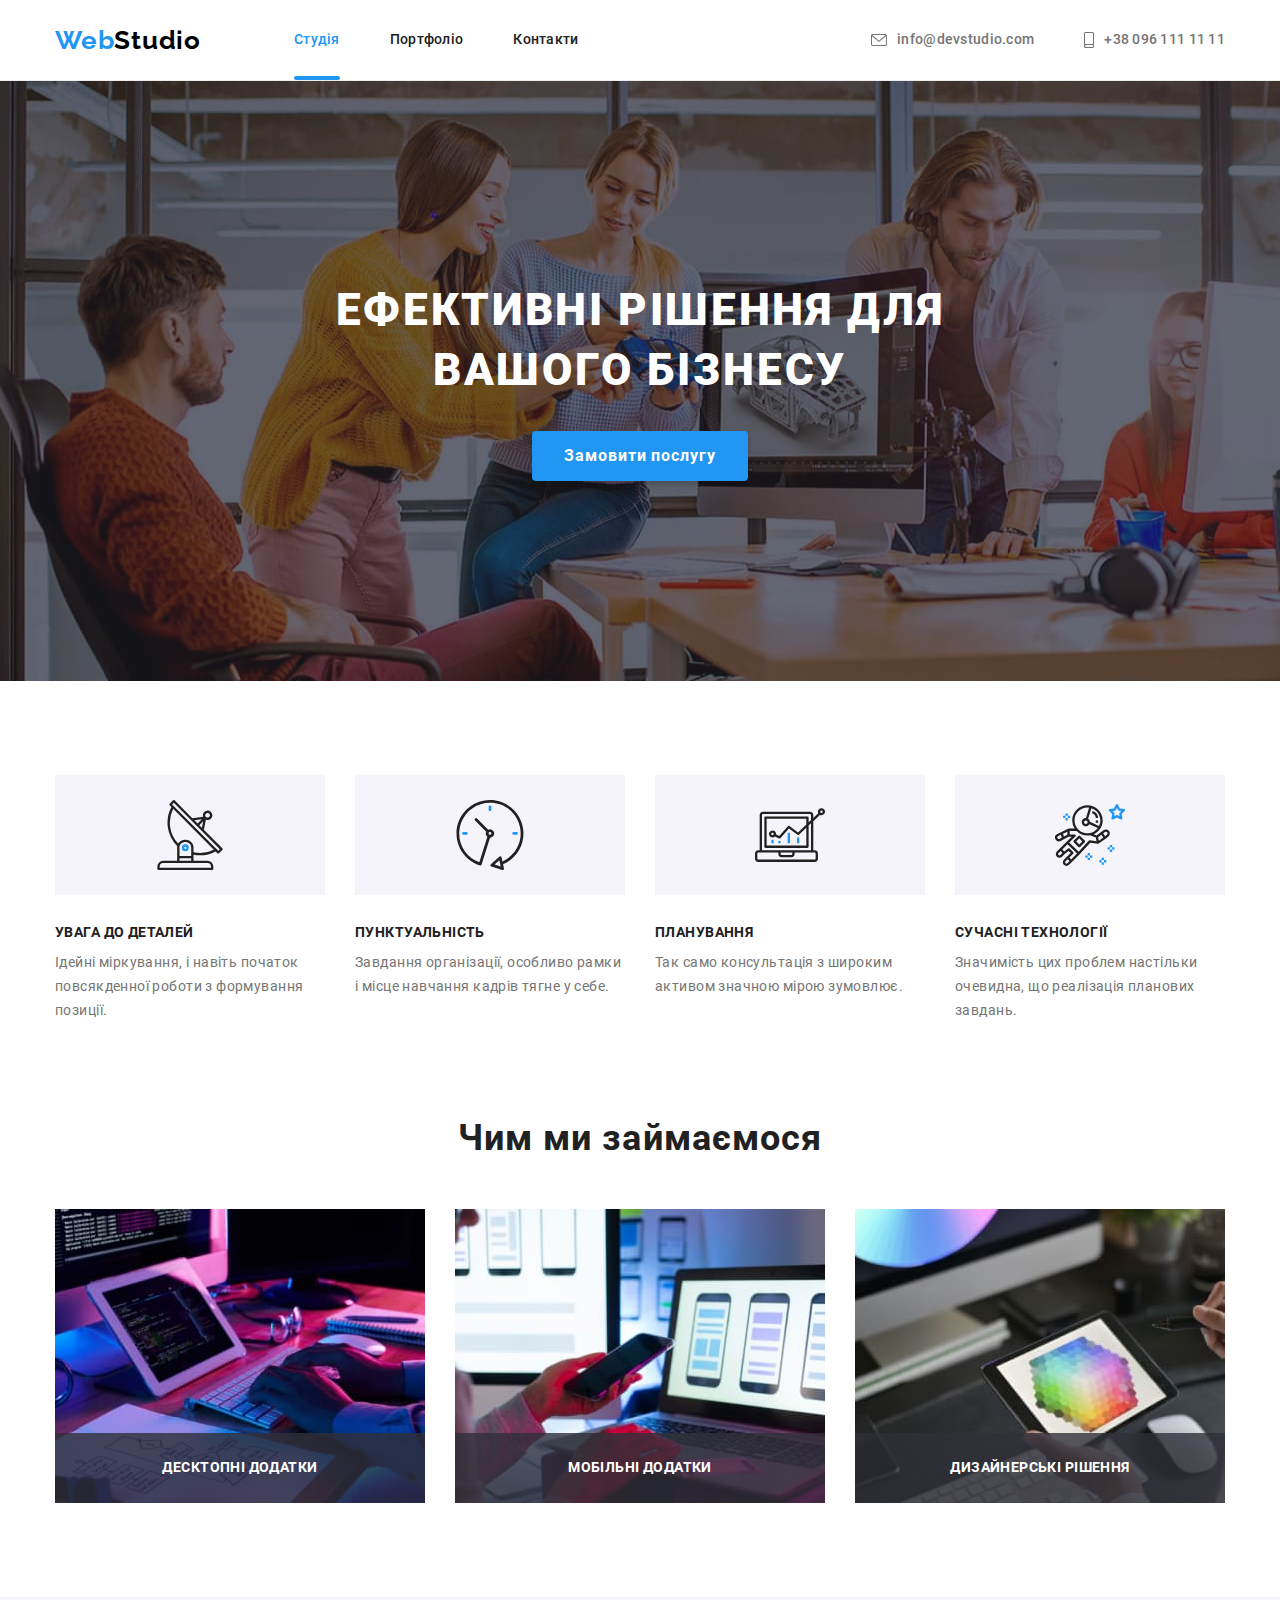
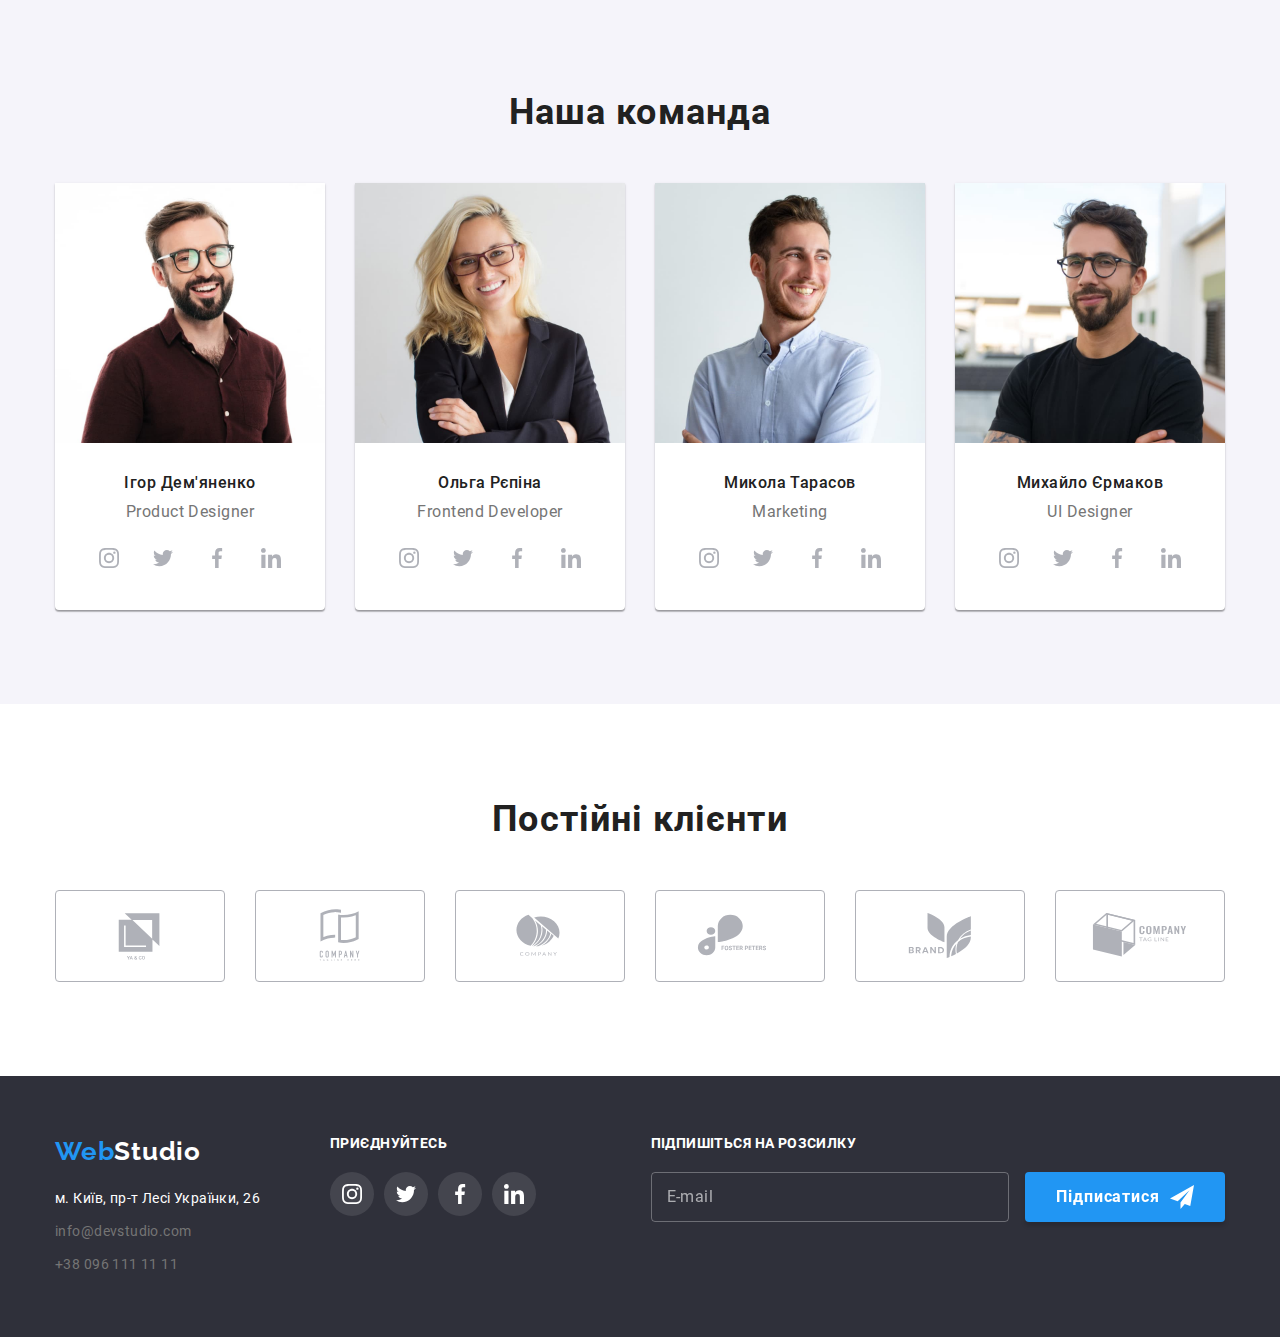
<file: index.html>
<!DOCTYPE html>
<html lang="uk">
  <head>
    <meta charset="UTF-8" />
    <meta http-equiv="X-UA-Compatible" content="IE=edge" />
    <meta name="viewport" content="width=device-width, initial-scale=1.0" />
    <title>Webstudio</title>
    <!-- <link rel="preconnect" href="https://fonts.googleapis.com" />
    <link rel="preconnect" href="https://fonts.gstatic.com" crossorigin />
    <link
      href="https://fonts.googleapis.com/css2?family=Raleway:wght@700&family=Roboto:wght@400;500;700;900&display=swap"
      rel="stylesheet"
    /> -->

    <link rel="stylesheet" href="./css/main.min.css" />
    <!-- <link rel="stylesheet" href="./css/styles.css" /> -->
  </head>
  <body>
    <!-- HEADER -->
    <header class="page-header">
      <div class="container page-header__container">
        <nav class="main-nav">
          <a href="./index.html" class="logo logo__page-header"
            >Web<span class="logo--black">Studio</span></a
          >
          <ul class="main-nav__list">
            <li class="main-nav__item">
              <a href="./index.html" class="main-nav__link main-nav__link--current">Студія</a>
            </li>
            <li class="main-nav__item">
              <a href="./portfolio.html" class="main-nav__link">Портфоліо</a>
            </li>
            <li class="main-nav__item">
              <a href="" class="main-nav__link">Контакти</a>
            </li>
          </ul>
        </nav>

        <ul class="contacts">
          <li class="contacts__item">
            <a href="mailto:info@devstudio.com" class="contacts__link">
              <svg width="16" height="12" class="contacts__icon">
                <use href="./images/icons.svg#icon-envelope"></use>
              </svg>
              info@devstudio.com</a
            >
          </li>
          <li class="contacts__item">
            <a href="tel:+380961111111" class="contacts__link">
              <svg width="10" height="16" class="contacts__icon">
                <use href="./images/icons.svg#icon-smartphone"></use>
              </svg>
              +38 096 111 11 11</a
            >
          </li>
        </ul>
      </div>
    </header>

    <main>
      <!-- HERO -->
      <section class="hero">
        <h1 class="hero__title">Ефективні рішення для вашого бізнесу</h1>
        <button type="button" class="btn hero__btn" data-modal-open>Замовити послугу</button>
      </section>

      <!-- VALUES -->
      <section class="section values">
        <div class="container">
          <h2 class="section__title visualy-hidden">Наші корпоративні цінності</h2>
          <ul class="values__list">
            <li class="values__item">
              <div class="value__icon-container">
                <svg width="70" height="70" class="value__icon">
                  <use href="./images/icons.svg#icon-antenna"></use>
                </svg>
              </div>

              <h3 class="values__title">УВАГА ДО ДЕТАЛЕЙ</h3>
              <p class="values__text">
                Ідейні міркування, і навіть початок повсякденної роботи з формування позиції.
              </p>
            </li>
            <li class="values__item">
              <div class="value__icon-container">
                <svg width="70" height="70" class="value__icon">
                  <use href="./images/icons.svg#icon-Vector"></use>
                </svg>
              </div>
              <h3 class="values__title">ПУНКТУАЛЬНІСТЬ</h3>
              <p class="values__text">
                Завдання організації, особливо рамки і місце навчання кадрів тягне у себе.
              </p>
            </li>
            <li class="values__item">
              <div class="value__icon-container">
                <svg width="70" height="70" class="value__icon">
                  <use href="./images/icons.svg#icon-diagram"></use>
                </svg>
              </div>
              <h3 class="values__title">ПЛАНУВАННЯ</h3>
              <p class="values__text">
                Так само консультація з широким активом значною мірою зумовлює.
              </p>
            </li>
            <li class="values__item">
              <div class="value__icon-container">
                <svg width="70" height="70" class="value__icon">
                  <use href="./images/icons.svg#icon-astronaut"></use>
                </svg>
              </div>
              <h3 class="values__title">СУЧАСНІ ТЕХНОЛОГІЇ</h3>
              <p class="values__text">
                Значимість цих проблем настільки очевидна, що реалізація планових завдань.
              </p>
            </li>
          </ul>
        </div>
      </section>

      <!-- LABOUR -->
      <section class="section labour">
        <div class="container">
          <h2 class="section__title">Чим ми займаємося</h2>
          <ul class="labour__list">
            <li class="labour__item">
              <div class="labour__thumb">
                <img
                  src="./images/desktop.jpg"
                  width="370"
                  height="294"
                  alt="робочий стол з комп'ютером"
                  class="labour__image"
                />
                <p class="labour__text">Десктопні додатки</p>
              </div>
            </li>
            <li class="labour__item">
              <div class="labour__thumb">
                <img
                  src="./images/laptop.jpg"
                  width="370"
                  height="294"
                  alt="ноутбук"
                  class="labour__image"
                />
                <p class="labour__text">Мобільні додатки</p>
              </div>
            </li>
            <li class="labour__item">
              <div class="labour__thumb">
                <img
                  src="./images/tablet.jpg"
                  width="370"
                  height="294"
                  alt="планшет"
                  class="labour__image"
                />
                <p class="labour__text">Дизайнерські рішення</p>
              </div>
            </li>
          </ul>
        </div>
      </section>

      <!-- TEAM -->
      <section class="section team">
        <div class="container">
          <h2 class="section__title">Наша команда</h2>
          <ul class="team-list">
            <li class="team-list__item">
              <img
                src="./images/igor-demyanenko.jpg"
                alt="фото чоловіка"
                width="270"
                height="260"
              />
              <h3 class="team-list__title">Ігор Дем'яненко</h3>
              <p class="team-list__text">Product Designer</p>
              <ul class="network-list">
                <li class="network-list__item">
                  <a href="" class="network-list__link network-list__link--team">
                    <svg width="20" height="20" class="image-svg">
                      <use href="./images/icons.svg#icon-instagram"></use>
                    </svg>
                  </a>
                </li>
                <li class="network-list__item">
                  <a href="" class="network-list__link network-list__link--team">
                    <svg width="20" height="20" class="image-svg">
                      <use href="./images/icons.svg#icon-twitter"></use>
                    </svg>
                  </a>
                </li>
                <li class="network-list__item">
                  <a href="" class="network-list__link network-list__link--team">
                    <svg width="20" height="20" class="image-svg">
                      <use href="./images/icons.svg#icon-facebook"></use>
                    </svg>
                  </a>
                </li>
                <li class="network-list__item">
                  <a href="" class="network-list__link network-list__link--team">
                    <svg width="20" height="20" class="image-svg">
                      <use href="./images/icons.svg#icon-linkedin"></use>
                    </svg>
                  </a>
                </li>
              </ul>
            </li>
            <li class="team-list__item">
              <img src="./images/olga-repina.jpg" alt="фото жінки" width="270" height="260" />
              <h3 class="team-list__title">Ольга Рєпіна</h3>
              <p class="team-list__text">Frontend Developer</p>
              <ul class="network-list">
                <li class="network-list__item">
                  <a href="" class="network-list__link network-list__link--team">
                    <svg width="20" height="20" class="image-svg">
                      <use href="./images/icons.svg#icon-instagram"></use>
                    </svg>
                  </a>
                </li>
                <li class="network-list__item">
                  <a href="" class="network-list__link network-list__link--team">
                    <svg width="20" height="20" class="image-svg">
                      <use href="./images/icons.svg#icon-twitter"></use>
                    </svg>
                  </a>
                </li>
                <li class="network-list__item">
                  <a href="" class="network-list__link network-list__link--team">
                    <svg width="20" height="20" class="image-svg">
                      <use href="./images/icons.svg#icon-facebook"></use>
                    </svg>
                  </a>
                </li>
                <li class="network-list__item">
                  <a href="" class="network-list__link network-list__link--team">
                    <svg width="20" height="20" class="image-svg">
                      <use href="./images/icons.svg#icon-linkedin"></use>
                    </svg>
                  </a>
                </li>
              </ul>
            </li>
            <li class="team-list__item">
              <img src="./images/micola-tarasov.jpg" alt="фото чоловіка" width="270" height="260" />
              <h3 class="team-list__title">Микола Тарасов</h3>
              <p class="team-list__text">Marketing</p>
              <ul class="network-list">
                <li class="network-list__item">
                  <a href="" class="network-list__link network-list__link--team">
                    <svg width="20" height="20" class="image-svg">
                      <use href="./images/icons.svg#icon-instagram"></use>
                    </svg>
                  </a>
                </li>
                <li class="network-list__item">
                  <a href="" class="network-list__link network-list__link--team">
                    <svg width="20" height="20" class="image-svg">
                      <use href="./images/icons.svg#icon-twitter"></use>
                    </svg>
                  </a>
                </li>
                <li class="network-list__item">
                  <a href="" class="network-list__link network-list__link--team">
                    <svg width="20" height="20" class="image-svg">
                      <use href="./images/icons.svg#icon-facebook"></use>
                    </svg>
                  </a>
                </li>
                <li class="network-list__item">
                  <a href="" class="network-list__link network-list__link--team">
                    <svg width="20" height="20" class="image-svg">
                      <use href="./images/icons.svg#icon-linkedin"></use>
                    </svg>
                  </a>
                </li>
              </ul>
            </li>
            <li class="team-list__item">
              <img
                src="./images/mikhailo-ermakov.jpg"
                alt="фото чоловіка"
                width="270"
                height="260"
              />
              <h3 class="team-list__title">Михайло Єрмаков</h3>
              <p class="team-list__text">UI Designer</p>
              <ul class="network-list">
                <li class="network-list__item">
                  <a href="" class="network-list__link network-list__link--team">
                    <svg width="20" height="20" class="image-svg">
                      <use href="./images/icons.svg#icon-instagram"></use>
                    </svg>
                  </a>
                </li>
                <li class="network-list__item">
                  <a href="" class="network-list__link network-list__link--team">
                    <svg width="20" height="20" class="image-svg">
                      <use href="./images/icons.svg#icon-twitter"></use>
                    </svg>
                  </a>
                </li>
                <li class="network-list__item">
                  <a href="" class="network-list__link network-list__link--team">
                    <svg width="20" height="20" class="image-svg">
                      <use href="./images/icons.svg#icon-facebook"></use>
                    </svg>
                  </a>
                </li>
                <li class="network-list__item">
                  <a href="" class="network-list__link network-list__link--team">
                    <svg width="20" height="20" class="image-svg">
                      <use href="./images/icons.svg#icon-linkedin"></use>
                    </svg>
                  </a>
                </li>
              </ul>
            </li>
          </ul>
        </div>
      </section>

      <!-- ПОСТІЙНІ КЛІЄНТИ -->
      <section class="section">
        <div class="container">
          <h2 class="section__title">Постійні клієнти</h2>
          <ul class="clients">
            <li class="clients__item">
              <a href="" class="clients__link">
                <svg width="106" height="60" class="image-svg">
                  <use href="./images/icons.svg#icon-client-1"></use>
                </svg>
              </a>
            </li>
            <li class="clients__item">
              <a href="" class="clients__link">
                <svg width="106" height="60" class="image-svg">
                  <use href="./images/icons.svg#icon-client-2"></use>
                </svg>
              </a>
            </li>
            <li class="clients__item">
              <a href="" class="clients__link">
                <svg width="106" height="60" class="image-svg">
                  <use href="./images/icons.svg#icon-client-3"></use>
                </svg>
              </a>
            </li>
            <li class="clients__item">
              <a href="" class="clients__link">
                <svg width="106" height="60" class="image-svg">
                  <use href="./images/icons.svg#icon-client-4"></use>
                </svg>
              </a>
            </li>
            <li class="clients__item">
              <a href="" class="clients__link">
                <svg width="106" height="60" class="image-svg">
                  <use href="./images/icons.svg#icon-client-5"></use>
                </svg>
              </a>
            </li>
            <li class="clients__item">
              <a href="" class="clients__link">
                <svg width="106" height="60" class="image-svg">
                  <use href="./images/icons.svg#icon-client-6"></use>
                </svg>
              </a>
            </li>
          </ul>
        </div>
      </section>
      <!-- MODAL WINDOW -->

      <div class="backdrop is-hidden" data-modal>
        <div class="modal">
          <p class="modal__title">Залиште свої дані, ми вам передзвонимо</p>
          <form class="contact-form">
            <label for="name" class="contact-form__label">Ім'я</label>
            <div class="contact-form__thumb">
              <input type="text" id="name" required class="contact-form__input" />
              <svg class="contact-form__icon" width="18" height="18">
                <use href="./images/icons.svg#icon-person-input"></use>
              </svg>
            </div>
            <label for="tel" class="contact-form__label">Телефон</label>
            <div class="contact-form__thumb">
              <input type="tel" id="tel" class="contact-form__input" required />
              <svg class="contact-form__icon" width="18" height="18">
                <use href="./images/icons.svg#icon-phone-input"></use>
              </svg>
            </div>
            <label for="email" class="contact-form__label">Пошта</label>
            <div class="contact-form__thumb">
              <input type="email" id="email" class="contact-form__input" required />
              <svg class="contact-form__icon" width="18" height="18">
                <use href="./images/icons.svg#icon-email-input"></use>
              </svg>
            </div>
            <label for="comment" class="contact-form__label">Коментар</label>
            <textarea
              name="comment"
              id="comment"
              placeholder="Введіть текст"
              class="contact-form__message"
            ></textarea>

            <label for="pact" class="checkbox">
              <input
                type="checkbox"
                name="pact"
                id="pact"
                class="visualy-hidden checkbox__input"
                value="agree-with-terms"
                required
              />
              <span class="checkbox__icon"> </span>
              <span>Погоджуюся з розсилкою та приймаю</span>
              <a href="" target="blank" class="pact-link">Умови договору</a>
            </label>
            <button type="submit" class="btn btn__contact-form">Відправити</button>
          </form>

          <button class="close-button" data-modal-close>
            <svg class="close-button-icon" width="18" height="18">
              <use href="./images/icons.svg#icon-close"></use>
            </svg>
          </button>
        </div>
      </div>
    </main>

    <!-- FOOTER -->
    <footer class="page-footer">
      <div class="container page-footer__container">
        <div class="page-footer__container--flex-element">
          <a href="./index.html" class="logo logo__page-footer"
            >Web<span class="logo--white">Studio</span></a
          >
          <address>
            <ul class="site-adress">
              <li class="site-adress__item">
                <a
                  href="https://www.google.com.ua/maps/place/%D0%B1%D1%83%D0%BB.+%D0%9B%D0%B5%D1%81%D0%B8+%D0%A3%D0%BA%D1%80%D0%B0%D0%B8%D0%BD%D0%BA%D0%B8,+26,+%D0%9A%D0%B8%D0%B5%D0%B2,+02000/@50.4265841,30.5361971,17z"
                  class="site-adress__link site-adress__link--street"
                  >м. Київ, пр-т Лесі Українки, 26</a
                >
              </li>
              <li class="site-adress__item">
                <a href="mailto:info@devstudio.com" class="site-adress__link">info@devstudio.com</a>
              </li>
              <li class="site-adress__item">
                <a href="tel:+380961111111" class="site-adress__link">+38 096 111 11 11</a>
              </li>
            </ul>
          </address>
        </div>
        <div class="page-footer__container--flex-element">
          <p class="foot-social-links__text">Приєднуйтесь</p>
          <ul class="network-list">
            <li class="network-list__item">
              <a href="" class="network-list__link network-list__link--footer">
                <svg width="20" height="20" class="foot-network-icon">
                  <use href="./images/icons.svg#icon-instagram"></use>
                </svg>
              </a>
            </li>
            <li class="network-list__item">
              <a href="" class="network-list__link network-list__link--footer">
                <svg width="20" height="20" class="foot-network-icon">
                  <use href="./images/icons.svg#icon-twitter"></use>
                </svg>
              </a>
            </li>
            <li class="network-list__item">
              <a href="" class="network-list__link network-list__link--footer">
                <svg width="20" height="20" class="foot-network-icon">
                  <use href="./images/icons.svg#icon-facebook"></use>
                </svg>
              </a>
            </li>
            <li class="network-list__item">
              <a href="" class="network-list__link network-list__link--footer">
                <svg width="20" height="20" class="foot-network-icon">
                  <use href="./images/icons.svg#icon-linkedin"></use>
                </svg>
              </a>
            </li>
          </ul>
        </div>
        <div class="page-footer__container--flex-element">
          <p class="sign-title">Підпишіться на розсилку</p>
          <form class="sign-form">
            <label class="sign-form__label"
              ><input type="text" class="sign-form__input" placeholder=" " />
              <span class="sign-form__description"> E-mail </span>
            </label>

            <button type="submit" class="btn btn__sign-form">
              <span>Підписатися</span>
              <svg class="button-icon" width="24" height="24">
                <use href="./images/icons.svg#icon-send"></use>
              </svg>
            </button>
          </form>
        </div>
      </div>
    </footer>
    <script src="./js/modal.js"></script>
  </body>
</html>
</file>
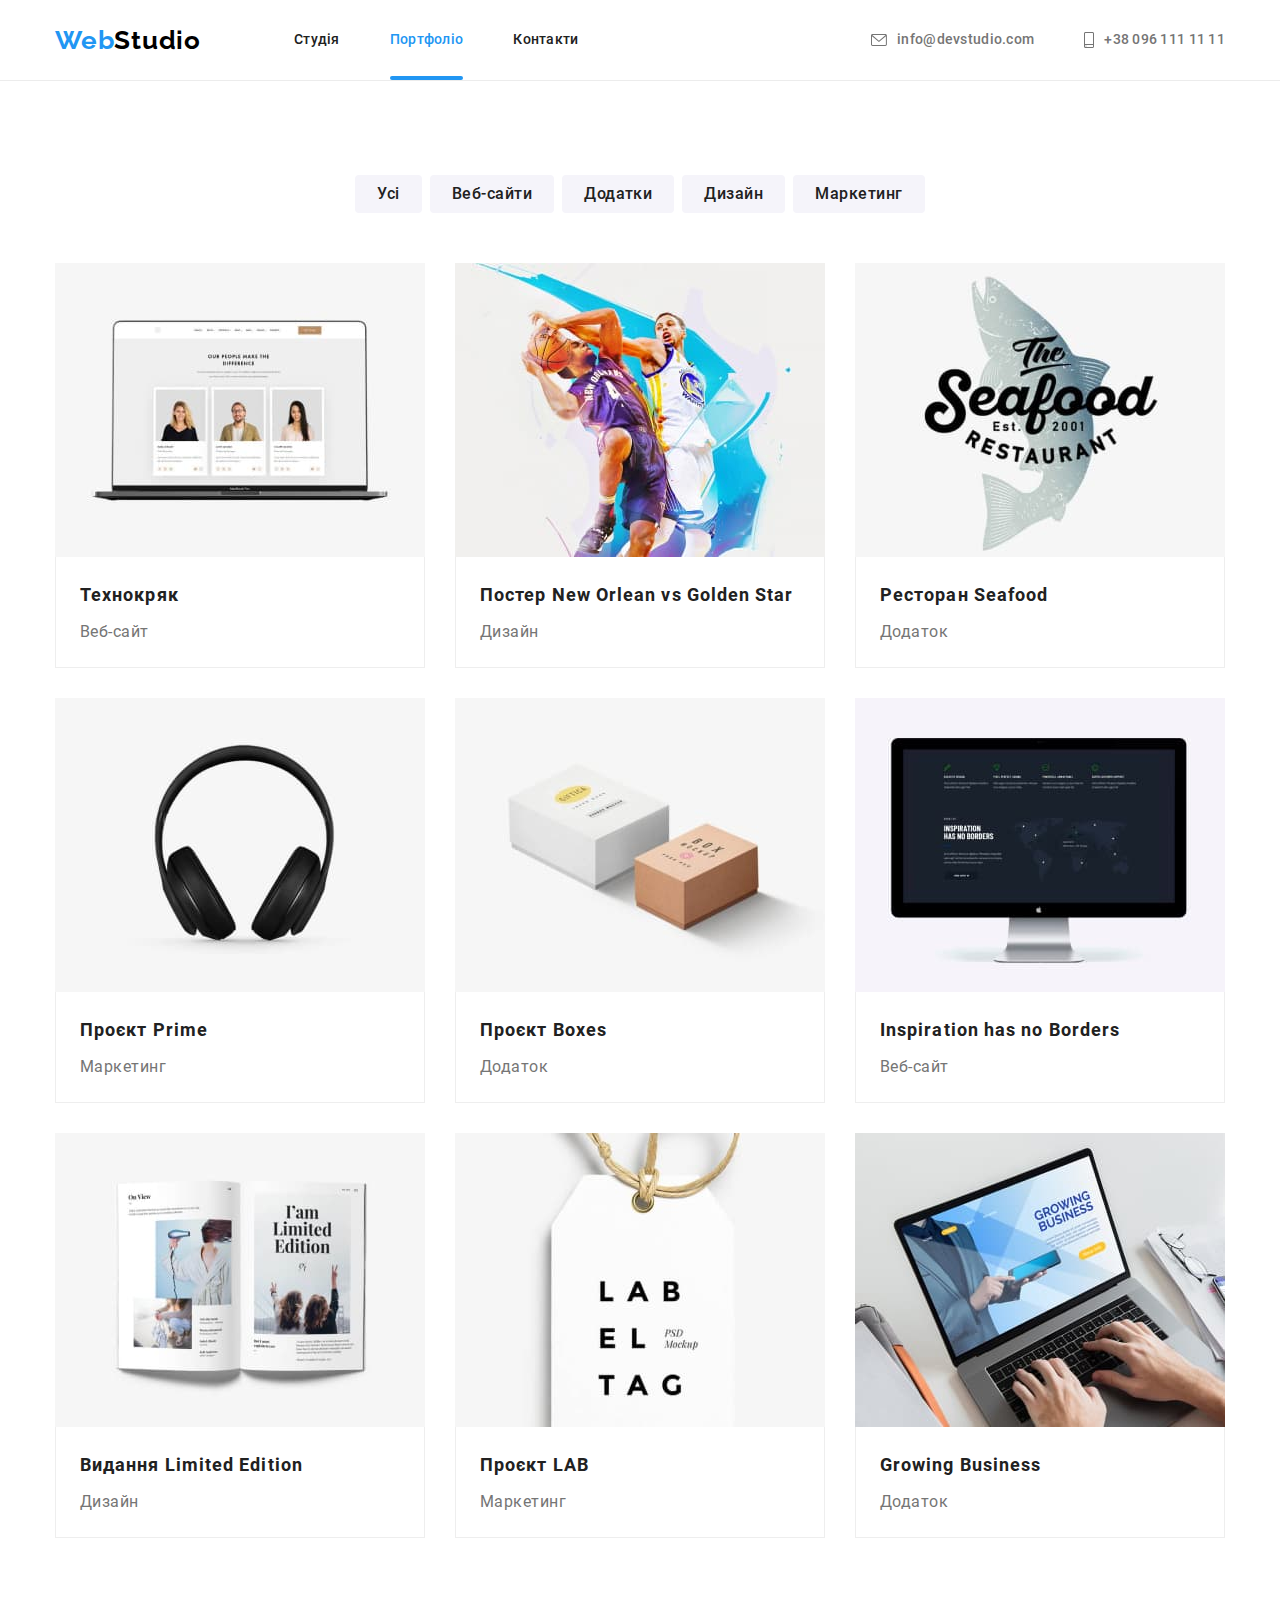
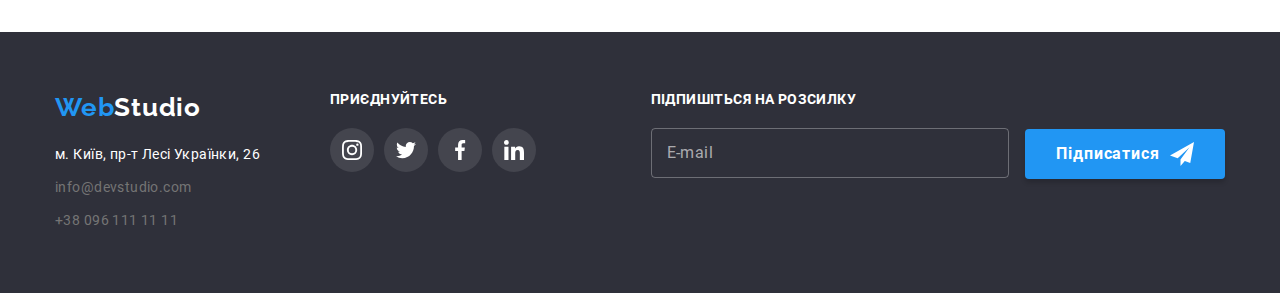
<file: portfolio.html>
<!DOCTYPE html>
<html lang="en">
  <head>
    <meta charset="UTF-8" />
    <meta http-equiv="X-UA-Compatible" content="IE=edge" />
    <meta name="viewport" content="width=device-width, initial-scale=1.0" />
    <title>Portfolio</title>
    <!-- <link rel="preconnect" href="https://fonts.googleapis.com" />
    <link rel="preconnect" href="https://fonts.gstatic.com" crossorigin />
    <link
      href="https://fonts.googleapis.com/css2?family=Raleway:wght@700&family=Roboto:wght@400;500;700;900&display=swap"
      rel="stylesheet"
    /> -->

    <link rel="stylesheet" href="./css/main.min.css" />
    <!-- <link rel="stylesheet" href="./css/styles.css" /> -->
  </head>
  <body>
    <!-- HEADER -->
    <header class="page-header">
      <div class="container page-header__container">
        <nav class="main-nav">
          <a href="./index.html" class="logo logo__page-header"
            >Web<span class="logo--black">Studio</span></a
          >
          <ul class="main-nav__list">
            <li class="main-nav__item">
              <a href="./index.html" class="main-nav__link">Студія</a>
            </li>
            <li class="main-nav__item">
              <a href="./portfolio.html" class="main-nav__link main-nav__link--current"
                >Портфоліо</a
              >
            </li>
            <li class="main-nav__item">
              <a href="" class="main-nav__link">Контакти</a>
            </li>
          </ul>
        </nav>

        <ul class="contacts">
          <li class="contacts__item">
            <a href="mailto:info@devstudio.com" class="contacts__link">
              <svg width="16" height="12" class="contacts__icon">
                <use href="./images/icons.svg#icon-envelope"></use>
              </svg>
              info@devstudio.com</a
            >
          </li>
          <li class="contacts__item">
            <a href="tel:+380961111111" class="contacts__link">
              <svg width="10" height="16" class="contacts__icon">
                <use href="./images/icons.svg#icon-smartphone"></use>
              </svg>
              +38 096 111 11 11</a
            >
          </li>
        </ul>
      </div>
    </header>

    <main>
      <!-- OUR WORKS -->
      <section class="section">
        <div class="container">
          <h1 class="title visualy-hidden">Наші роботи</h1>
          <ul class="button-list">
            <li class="button-list__item"><button type="button" class="button">Усі</button></li>
            <li class="button-list__item">
              <button type="button" class="button">Веб-сайти</button>
            </li>
            <li class="button-list__item"><button type="button" class="button">Додатки</button></li>
            <li class="button-list__item"><button type="button" class="button">Дизайн</button></li>
            <li class="button-list__item">
              <button type="button" class="button">Маркетинг</button>
            </li>
          </ul>

          <ul class="grid">
            <li class="grid__item">
              <a href="" class="card">
                <div class="card__thumb">
                  <img src="./images/tehnokryak.jpg" alt="ноутбук" width="370" height="294" />
                  <div class="card__overlay-text">
                    Ресурс пропонує комплексні пропозиції з різним рівнем функціоналу та сервісів.
                    Все це дозволить відвідувачу отримати вичерпні відомості про компанію чи
                    приватну особу
                  </div>
                </div>

                <div class="card__description">
                  <h2 class="card__title">Технокряк</h2>
                  <p class="card__text">Веб-сайт</p>
                </div>
              </a>
            </li>
            <li class="grid__item">
              <a href="" class="card">
                <div class="card__thumb">
                  <img
                    src="./images/new-orlean-poster.jpg"
                    alt="баскетбол"
                    width="370"
                    height="294"
                  />
                  <div class="card__overlay-text">
                    Ресурс пропонує комплексні пропозиції з різним рівнем функціоналу та сервісів.
                    Все це дозволить відвідувачу отримати вичерпні відомості про компанію чи
                    приватну особу
                  </div>
                </div>

                <div class="card__description">
                  <h2 class="card__title">Постер New Orlean vs Golden Star</h2>
                  <p class="card__text">Дизайн</p>
                </div>
              </a>
            </li>
            <li class="grid__item">
              <a href="" class="card">
                <div class="card__thumb">
                  <img src="./images/seafood.jpg" alt="логотип ресторану у виглялі риби" />
                  <div class="card__overlay-text">
                    Ресурс пропонує комплексні пропозиції з різним рівнем функціоналу та сервісів.
                    Все це дозволить відвідувачу отримати вичерпні відомості про компанію чи
                    приватну особу
                  </div>
                </div>

                <div class="card__description">
                  <h2 class="card__title">Ресторан Seafood</h2>
                  <p class="card__text">Додаток</p>
                </div>
              </a>
            </li>
            <li class="grid__item">
              <a href="" class="card">
                <div class="card__thumb">
                  <img src="./images/project-prime.jpg" alt="навушники" width="370" height="294" />
                  <div class="card__overlay-text">
                    Ресурс пропонує комплексні пропозиції з різним рівнем функціоналу та сервісів.
                    Все це дозволить відвідувачу отримати вичерпні відомості про компанію чи
                    приватну особу
                  </div>
                </div>

                <div class="card__description">
                  <h2 class="card__title">Проєкт Prime</h2>
                  <p class="card__text">Маркетинг</p>
                </div>
              </a>
            </li>
            <li class="grid__item">
              <a href="" class="card">
                <div class="card__thumb">
                  <img
                    src="./images/project-boxes.jpg"
                    alt="дві коробки"
                    width="370"
                    height="294"
                  />
                  <div class="card__overlay-text">
                    Ресурс пропонує комплексні пропозиції з різним рівнем функціоналу та сервісів.
                    Все це дозволить відвідувачу отримати вичерпні відомості про компанію чи
                    приватну особу
                  </div>
                </div>

                <div class="card__description">
                  <h2 class="card__title">Проєкт Boxes</h2>
                  <p class="card__text">Додаток</p>
                </div>
              </a>
            </li>
            <li class="grid__item">
              <a href="" class="card">
                <div class="card__thumb">
                  <img src="./images/inspiration.jpg" alt="монітор" width="370" height="294" />
                  <div class="card__overlay-text">
                    Ресурс пропонує комплексні пропозиції з різним рівнем функціоналу та сервісів.
                    Все це дозволить відвідувачу отримати вичерпні відомості про компанію чи
                    приватну особу
                  </div>
                </div>

                <div class="card__description">
                  <h2 class="card__title">Inspiration has no Borders</h2>
                  <p class="card__text">Веб-сайт</p>
                </div>
              </a>
            </li>
            <li class="grid__item">
              <a href="" class="card">
                <div class="card__thumb">
                  <img src="./images/limited-edition.jpg" alt="книга" width="370" height="294" />
                  <div class="card__overlay-text">
                    Ресурс пропонує комплексні пропозиції з різним рівнем функціоналу та сервісів.
                    Все це дозволить відвідувачу отримати вичерпні відомості про компанію чи
                    приватну особу
                  </div>
                </div>

                <div class="card__description">
                  <h2 class="card__title">Видання Limited Edition</h2>
                  <p class="card__text">Дизайн</p>
                </div>
              </a>
            </li>
            <li class="grid__item">
              <a href="" class="card">
                <div class="card__thumb">
                  <img src="./images/project-lab.jpg" alt="лейба" width="370" height="294" />
                  <div class="card__overlay-text">
                    Ресурс пропонує комплексні пропозиції з різним рівнем функціоналу та сервісів.
                    Все це дозволить відвідувачу отримати вичерпні відомості про компанію чи
                    приватну особу
                  </div>
                </div>

                <div class="card__description">
                  <h2 class="card__title">Проєкт LAB</h2>
                  <p class="card__text">Маркетинг</p>
                </div>
              </a>
            </li>
            <li class="grid-item">
              <a href="" class="card">
                <div class="card__thumb">
                  <img src="./images/growing-buisness.jpg" alt="ноутбук" width="370" height="294" />
                  <div class="card__overlay-text">
                    Ресурс пропонує комплексні пропозиції з різним рівнем функціоналу та сервісів.
                    Все це дозволить відвідувачу отримати вичерпні відомості про компанію чи
                    приватну особу
                  </div>
                </div>

                <div class="card__description">
                  <h2 class="card__title">Growing Business</h2>
                  <p class="card__text">Додаток</p>
                </div>
              </a>
            </li>
          </ul>
        </div>
      </section>
    </main>

    <!-- FOOTER -->
    <footer class="page-footer">
      <div class="container page-footer__container">
        <div class="page-footer__container--flex-element">
          <a href="./index.html" class="logo logo__page-footer"
            >Web<span class="logo--white">Studio</span></a
          >
          <address>
            <ul class="site-adress">
              <li class="site-adress__item">
                <a
                  href="https://www.google.com.ua/maps/place/%D0%B1%D1%83%D0%BB.+%D0%9B%D0%B5%D1%81%D0%B8+%D0%A3%D0%BA%D1%80%D0%B0%D0%B8%D0%BD%D0%BA%D0%B8,+26,+%D0%9A%D0%B8%D0%B5%D0%B2,+02000/@50.4265841,30.5361971,17z"
                  class="site-adress__link site-adress__link--street"
                  >м. Київ, пр-т Лесі Українки, 26</a
                >
              </li>
              <li class="site-adress__item">
                <a href="mailto:info@devstudio.com" class="site-adress__link">info@devstudio.com</a>
              </li>
              <li class="site-adress__item">
                <a href="tel:+380961111111" class="site-adress__link">+38 096 111 11 11</a>
              </li>
            </ul>
          </address>
        </div>
        <div class="page-footer__container--flex-element">
          <p class="foot-social-links__text">Приєднуйтесь</p>
          <ul class="network-list">
            <li class="network-list__item">
              <a href="" class="network-list__link network-list__link--footer">
                <svg width="20" height="20" class="foot-network-icon">
                  <use href="./images/icons.svg#icon-instagram"></use>
                </svg>
              </a>
            </li>
            <li class="network-list__item">
              <a href="" class="network-list__link network-list__link--footer">
                <svg width="20" height="20" class="foot-network-icon">
                  <use href="./images/icons.svg#icon-twitter"></use>
                </svg>
              </a>
            </li>
            <li class="network-list__item">
              <a href="" class="network-list__link network-list__link--footer">
                <svg width="20" height="20" class="foot-network-icon">
                  <use href="./images/icons.svg#icon-facebook"></use>
                </svg>
              </a>
            </li>
            <li class="network-list__item">
              <a href="" class="network-list__link network-list__link--footer">
                <svg width="20" height="20" class="foot-network-icon">
                  <use href="./images/icons.svg#icon-linkedin"></use>
                </svg>
              </a>
            </li>
          </ul>
        </div>
        <div class="page-footer__container--flex-element">
          <p class="sign-title">Підпишіться на розсилку</p>
          <form class="sign-form">
            <label class="sign-form__label"
              ><input type="text" class="sign-form__input" placeholder=" " />
              <span class="sign-form__description"> E-mail </span>
            </label>

            <button type="submit" class="btn btn__sign-form">
              <span>Підписатися</span>
              <svg class="button-icon" width="24" height="24">
                <use href="./images/icons.svg#icon-send"></use>
              </svg>
            </button>
          </form>
        </div>
      </div>
    </footer>
  </body>
</html>
</file>
<file: css/main.min.css>
/*! modern-normalize v1.1.0 | MIT License | https://github.com/sindresorhus/modern-normalize */*,::before,::after{box-sizing:border-box}html{line-height:1.15;-webkit-text-size-adjust:100%;-moz-tab-size:4;-o-tab-size:4;tab-size:4}body{margin:0;font-family:system-ui,"Segoe UI",Roboto,Helvetica,Arial,sans-serif,"Apple Color Emoji","Segoe UI Emoji"}hr{height:0;color:inherit}abbr[title]{-webkit-text-decoration:underline dotted;text-decoration:underline dotted}b,strong{font-weight:bolder}code,kbd,samp,pre{font-family:ui-monospace,SFMono-Regular,Consolas,"Liberation Mono",Menlo,monospace;font-size:1em}small{font-size:80%}sub,sup{font-size:75%;line-height:0;position:relative;vertical-align:baseline}sub{bottom:-0.25em}sup{top:-0.5em}table{text-indent:0;border-color:inherit}button,input,optgroup,select,textarea{font-family:inherit;font-size:100%;line-height:1.15;margin:0}button,select{text-transform:none}button,[type=button],[type=reset],[type=submit]{-webkit-appearance:button}::-moz-focus-inner{border-style:none;padding:0}:-moz-focusring{outline:1px dotted ButtonText}:-moz-ui-invalid{box-shadow:none}legend{padding:0}progress{vertical-align:baseline}::-webkit-inner-spin-button,::-webkit-outer-spin-button{height:auto}[type=search]{-webkit-appearance:textfield;outline-offset:-2px}::-webkit-search-decoration{-webkit-appearance:none}::-webkit-file-upload-button{-webkit-appearance:button;font:inherit}summary{display:list-item}@font-face{font-family:"Raleway";font-style:normal;font-weight:400;src:url("../fonts/raleway-v28-latin_cyrillic-regular.eot");src:local(""),url("../fonts/raleway-v28-latin_cyrillic-regular.eot?#iefix") format("embedded-opentype"),url("../../fonts/raleway-v28-latin_cyrillic-regular.woff2") format("woff2"),url("../fonts/raleway-v28-latin_cyrillic-regular.woff") format("woff"),url("../fonts/raleway-v28-latin_cyrillic-regular.ttf") format("truetype"),url("../fonts/raleway-v28-latin_cyrillic-regular.svg#Raleway") format("svg")}@font-face{font-family:"Raleway";font-style:normal;font-weight:700;src:url("../fonts/raleway-v28-latin_cyrillic-700.eot");src:local(""),url("../fonts/raleway-v28-latin_cyrillic-700.eot?#iefix") format("embedded-opentype"),url("../../fonts/raleway-v28-latin_cyrillic-700.woff2") format("woff2"),url("../../fonts/raleway-v28-latin_cyrillic-700.woff") format("woff"),url("../fonts/raleway-v28-latin_cyrillic-700.ttf") format("truetype"),url("../fonts/raleway-v28-latin_cyrillic-700.svg#Raleway") format("svg")}@font-face{font-family:"Roboto";font-style:normal;font-weight:400;src:url("../fonts/roboto-v30-latin_cyrillic-regular.eot");src:local(""),url("../fonts/roboto-v30-latin_cyrillic-regular.eot?#iefix") format("embedded-opentype"),url("../fonts/roboto-v30-latin_cyrillic-regular.woff2") format("woff2"),url("../fonts/roboto-v30-latin_cyrillic-regular.woff") format("woff"),url("../fonts/roboto-v30-latin_cyrillic-regular.ttf") format("truetype"),url("../fonts/roboto-v30-latin_cyrillic-regular.svg#Roboto") format("svg")}@font-face{font-family:"Roboto";font-style:normal;font-weight:500;src:url("../fonts/roboto-v30-latin_cyrillic-500.eot");src:local(""),url("../fonts/roboto-v30-latin_cyrillic-500.eot?#iefix") format("embedded-opentype"),url("../fonts/roboto-v30-latin_cyrillic-500.woff2") format("woff2"),url("../fonts/roboto-v30-latin_cyrillic-500.woff") format("woff"),url("../fonts/roboto-v30-latin_cyrillic-500.ttf") format("truetype"),url("../fonts/roboto-v30-latin_cyrillic-500.svg#Roboto") format("svg")}@font-face{font-family:"Roboto";font-style:normal;font-weight:700;src:url("../fonts/roboto-v30-latin_cyrillic-700.eot");src:local(""),url("../fonts/roboto-v30-latin_cyrillic-700.eot?#iefix") format("embedded-opentype"),url("../fonts/roboto-v30-latin_cyrillic-700.woff2") format("woff2"),url("../fonts/roboto-v30-latin_cyrillic-700.woff") format("woff"),url("../fonts/roboto-v30-latin_cyrillic-700.ttf") format("truetype"),url("../fonts/roboto-v30-latin_cyrillic-700.svg#Roboto") format("svg")}@font-face{font-family:"Roboto";font-style:normal;font-weight:900;src:url("../fonts/roboto-v30-latin_cyrillic-900.eot");src:local(""),url("../fonts/roboto-v30-latin_cyrillic-900.eot?#iefix") format("embedded-opentype"),url("../fonts/roboto-v30-latin_cyrillic-900.woff2") format("woff2"),url("../fonts/roboto-v30-latin_cyrillic-900.woff") format("woff"),url("../fonts/roboto-v30-latin_cyrillic-900.ttf") format("truetype"),url("../fonts/roboto-v30-latin_cyrillic-900.svg#Roboto") format("svg")}:root{--main-text-color: #757575;--secondary-text-color: #212121;--accent-color: #2196f3;--main-background-color: #f5f5f5;--secondary-background-color: #f5f4fa;--white-color: #ffffff;--banner-background-color: #2f303a;--black-color: #000000;--background-icon-color: #afb1b8}ul{list-style:none;padding:0;margin:0}a{text-decoration:none;color:inherit}h1,h2,h3,h4,p{margin:0}img{display:block;max-width:100%;height:auto}.visualy-hidden{position:absolute;width:1px;height:1px;margin:-1px;border:0;padding:0;clip:rect(0 0 0 0);overflow:hidden}.is-hidden{opacity:0;pointer-events:none}body{max-width:1600px;margin:0 auto;color:var(--main-text-color);font-family:"Roboto",sans-serif}.btn{display:inline-flex;justify-content:center;align-items:center;min-width:200px;padding-top:10px;padding-bottom:10px;border:0;border-radius:4px;font-family:inherit;font-weight:700;font-size:16px;line-height:1.88;letter-spacing:.06em;cursor:pointer;color:var(--white-color);background-color:var(--accent-color);border-color:rgba(0,0,0,0);box-shadow:0px 4px 4px rgba(0,0,0,.15)}.container{width:1200px;margin-left:auto;margin-right:auto;padding-left:15px;padding-right:15px}.section{padding-top:94px;padding-bottom:94px}.section__title{margin-bottom:50px;font-weight:700;font-size:36px;line-height:1.17;text-align:center;letter-spacing:.03em;color:var(--secondary-text-color)}.grid{display:flex;flex-wrap:wrap;gap:30px}.grid__item{width:370px}.page-header{border-bottom:1px solid #ececec}.contacts{display:flex;margin-left:auto}.contacts__item:not(:last-child){margin-right:50px}.contacts__link{display:inline-flex;justify-content:center;align-items:center;padding-top:32px;padding-bottom:32px;transition:color 250ms cubic-bezier(0.4, 0, 0.2, 1),fill 250ms cubic-bezier(0.4, 0, 0.2, 1);font-weight:500;font-size:14px;line-height:1.14;letter-spacing:.02em;fill:currentColor}.contacts__link:hover,.contacts__link:focus{color:var(--accent-color);fill:var(--accent-color)}.contacts__icon{margin-right:10px}.logo{display:inline-flex;font-family:"Raleway",sans-serif;font-weight:700;font-size:26px;line-height:1.19;letter-spacing:.03em;color:var(--accent-color)}.logo--black{color:var(--black-color)}.logo--white{color:var(--white-color)}.logo__page-footer{margin-bottom:20px}.logo__page-header{margin-right:93px}.page-header__container{display:flex}.main-nav{display:inline-flex;justify-content:center;align-items:center}.main-nav__list{display:flex}.main-nav__item{position:relative}.main-nav__item:not(:last-child){margin-right:50px}.main-nav__link{display:block;padding-top:32px;padding-bottom:32px;transition:color 250ms cubic-bezier(0.4, 0, 0.2, 1);font-weight:500;font-size:14px;line-height:1.14;letter-spacing:.02em;color:var(--secondary-text-color)}.main-nav__link:hover,.main-nav__link:focus,.main-nav__link--current{color:var(--accent-color)}.main-nav__link--current::after{content:"";position:absolute;left:0;bottom:0;width:100%;height:4px;border-radius:2px;background-color:currentColor}.hero__title{width:696px;margin-right:auto;margin-left:auto;margin-bottom:30px;font-weight:900;font-size:44px;line-height:1.36;letter-spacing:.06em;text-transform:uppercase;color:var(--white-color)}.hero__btn{padding-right:32px;padding-left:32px;border-radius:4px;min-width:216px}.hero{padding-top:200px;padding-bottom:200px;text-align:center;background-color:var(--banner-background-color);background-image:linear-gradient(rgba(47, 48, 58, 0.4), rgba(47, 48, 58, 0.4)),url(../images/banner.jpg)}.values__list{display:flex}.values__item:not(:last-child){margin-right:30px}.values{padding-bottom:0}.values__title{margin-bottom:10px;font-weight:700;font-size:14px;line-height:1.14;letter-spacing:.03em;text-transform:uppercase;color:var(--secondary-text-color)}.values__text{font-weight:400;font-size:14px;line-height:1.71;letter-spacing:.03em}.value__icon-container{display:inline-flex;justify-content:center;align-items:center;width:270px;height:120px;margin-bottom:30px;background-color:var(--secondary-background-color)}.value__icon{display:block}.labour__list{display:flex}.labour__item:not(:last-child){margin-right:30px}.labour__text{position:absolute;bottom:0;width:100%;height:70px;display:flex;align-items:center;justify-content:center;font-weight:700;font-size:14px;line-height:1.14;text-align:center;letter-spacing:.03em;text-transform:uppercase;color:var(--white-color);background-color:rgba(47,48,58,.8)}.labour__thumb{position:relative}.team{background-color:var(--secondary-background-color)}.team-list{display:flex}.team-list__item:not(:last-child){margin-right:30px}.team-list__title{padding-top:30px;margin-bottom:10px;font-weight:500;font-size:16px;line-height:1.19;text-align:center;letter-spacing:.03em;color:var(--secondary-text-color)}.team-list__text{margin-bottom:15px;font-weight:400;font-size:16px;line-height:1.19;text-align:center;letter-spacing:.03em}.team-list__item{padding-bottom:30px;border-radius:0px 0px 4px 4px;background-color:var(--white-color);box-shadow:0px 1px 3px rgba(0,0,0,.12),0px 1px 1px rgba(0,0,0,.14),0px 2px 1px rgba(0,0,0,.2)}.network-list__link--team{fill:var(--background-icon-color)}.network-list__link--team:hover,.network-list__link--team:focus{fill:var(--white-color);background-color:var(--accent-color)}.network-list{display:flex;justify-content:center}.network-list__item:not(:last-child){margin-right:10px}.network-list__link{display:inline-flex;justify-content:center;align-items:center;width:44px;height:44px;border-radius:50%;transition:fill 250ms cubic-bezier(0.4, 0, 0.2, 1),background-color 250ms cubic-bezier(0.4, 0, 0.2, 1)}.clients{display:flex}.clients__item:not(:last-child){margin-right:30px}.clients__link{display:inline-flex;justify-content:center;align-items:center;width:170px;height:92px;border:1px solid #afb1b8;border-radius:4px;transition:fill 250ms cubic-bezier(0.4, 0, 0.2, 1),border-color 250ms cubic-bezier(0.4, 0, 0.2, 1);fill:var(--background-icon-color)}.clients__link:hover,.clients__link:focus{fill:var(--accent-color);border-color:var(--accent-color)}.backdrop{position:fixed;left:0;top:0;width:100%;height:100%;transition:opacity 250ms cubic-bezier(0.4, 0, 0.2, 1);background-color:rgba(0,0,0,.2)}.backdrop.is-hidden .modal{transform:scale(1.1) translate(-50%, -50%)}.modal{position:absolute;left:50%;top:50%;transform:translate(-50%, -50%) scale(1);width:528px;height:581px;border-radius:4px;padding:40px;transition:transform 500ms cubic-bezier(0.4, 0, 0.2, 1);box-shadow:0 1px 2px rgba(0,0,0,.2),0 1px 1px rgba(0,0,0,.14);background-color:var(--white-color)}.modal__title{margin-bottom:12px;font-weight:700;font-size:20px;line-height:1.15;text-align:center;letter-spacing:.03em;color:var(--secondary-text-color)}.contact-form{display:flex;flex-direction:column}.contact-form__label{margin-bottom:4px;font-weight:400;font-size:12px;line-height:1.14;letter-spacing:.01em}.contact-form__input{height:40px;width:100%;padding-left:42px;transition:border-color 250ms cubic-bezier(0.4, 0, 0.2, 1);border:1px solid rgba(33,33,33,.2);border-radius:4px}.contact-form__input:focus-within{outline:none;border-color:var(--accent-color)}.contact-form__message{margin-bottom:20px;resize:none;height:120px;padding:12px 16px;border-radius:4px;transition:border-color 250ms cubic-bezier(0.4, 0, 0.2, 1);border:1px solid rgba(33,33,33,.2)}.contact-form__message:focus-within{outline:none;border-color:var(--accent-color)}.contact-form__message::-moz-placeholder{font-weight:400;font-size:12px;line-height:1.14;letter-spacing:.01em;color:rgba(117,117,117,.5)}.contact-form__message:-ms-input-placeholder{font-weight:400;font-size:12px;line-height:1.14;letter-spacing:.01em;color:rgba(117,117,117,.5)}.contact-form__message::placeholder{font-weight:400;font-size:12px;line-height:1.14;letter-spacing:.01em;color:rgba(117,117,117,.5)}.contact-form__thumb{position:relative;margin-bottom:10px}.contact-form__icon{position:absolute;top:50%;left:12px;transform:translateY(-50%);pointer-events:none;transition:fill 250ms cubic-bezier(0.4, 0, 0.2, 1)}.contact-form__input:focus+.contact-form__icon{fill:var(--accent-color)}.checkbox{position:relative;display:flex;align-items:center;margin-bottom:30px;padding-left:36px;font-weight:400;font-size:14px;line-height:1.71;letter-spacing:.03em}.pact-link{text-decoration:underline;color:var(--accent-color)}.checkbox__icon{position:absolute;top:50%;left:12px;transform:translateY(-50%);display:inline-flex;width:16px;height:15px;border:2px solid var(--secondary-text-color);border-radius:2px;transition:background-color 250ms cubic-bezier(0.4, 0, 0.2, 1)}.checkbox__input:checked+.checkbox__icon{border:rgba(0,0,0,0);background-origin:border-box;background-color:var(--accent-color);background-image:url(../images/checkbox-icon.svg);background-size:contain;background-position:center}.btn__contact-form{padding-right:20px;padding-left:20px;min-width:200px;align-self:center}.close-button{position:absolute;top:8px;right:8px;width:30px;height:30px;display:inline-flex;justify-content:center;align-items:center;transition:fill 250ms cubic-bezier(0.4, 0, 0.2, 1);border:1px solid rgba(0,0,0,.1);border-radius:50%;background-color:inherit;cursor:pointer}.close-button:hover,.close-button:focus{fill:var(--accent-color)}.page-footer{padding-top:60px;padding-bottom:60px;background-color:var(--banner-background-color)}.page-footer__container{display:flex}.page-footer__container--flex-element:nth-child(1){margin-right:70px}.page-footer__container--flex-element:last-child{margin-left:auto}.page-footer{padding-top:60px;padding-bottom:60px;background-color:var(--banner-background-color)}.page-footer__container{display:flex}.page-footer__container--flex-element:nth-child(1){margin-right:70px}.page-footer__container--flex-element:last-child{margin-left:auto}.site-adress__item:not(:last-child){margin-bottom:9px}.site-adress__link{transition:color 250ms cubic-bezier(0.4, 0, 0.2, 1);font-weight:400;font-size:14px;line-height:1.71;letter-spacing:.03em;font-style:normal}.site-adress__link--mail,.site-adress__link--phone{color:rgba(255,255,255,.6)}.site-adress__link--street{color:var(--white-color)}.site-adress__link:hover,.site-adress__link:focus{color:var(--accent-color)}.network-list__link--footer{background-color:rgba(255,255,255,.1);fill:var(--white-color)}.network-list__link--footer:hover,.network-list__link--footer:focus{background-color:var(--accent-color)}.foot-social-links__text,.sign-title{margin-bottom:20px;font-weight:700;font-size:14px;line-height:1.14;letter-spacing:.03em;text-transform:uppercase;color:var(--white-color)}.sign-form{position:relative}.sign-form__label{margin-right:12px;font-weight:400;font-size:16px;line-height:1.25;letter-spacing:.03em;color:rgba(255,255,255,.6)}.sign-form__description{position:absolute;top:50%;left:16px;transform:translateY(-50%);pointer-events:none;transition:color 250ms cubic-bezier(0.4, 0, 0.2, 1)}.sign-form__input{width:358px;height:50px;padding-left:70px;border-radius:4px;transition:border-color 250ms cubic-bezier(0.4, 0, 0.2, 1);border:1px solid rgba(255,255,255,.3);outline:rgba(0,0,0,0);background-color:inherit;cursor:pointer}.sign-form__input:focus{border-color:var(--accent-color)}.sign-form__input:focus+.sign-form__description{color:var(--accent-color)}.sign-form__input:not(:-moz-placeholder-shown){color:var(--white-color)}.sign-form__input:not(:-ms-input-placeholder){color:var(--white-color)}.sign-form__input:not(:placeholder-shown){color:var(--white-color)}.btn__sign-form{padding-left:28px;padding-right:28px;min-width:200px}.button-icon{margin-left:10px}.button-list{display:flex;justify-content:center;margin-bottom:50px}.button{padding:4px 20px;border-radius:4px;border-color:rgba(0,0,0,0);transition:background-color 250ms cubic-bezier(0.4, 0, 0.2, 1),color 250ms cubic-bezier(0.4, 0, 0.2, 1),box-shadow 250ms cubic-bezier(0.4, 0, 0.2, 1);font-family:inherit;font-weight:500;font-size:16px;line-height:1.62;letter-spacing:.03em;color:var(--secondary-text-color);background-color:var(--secondary-background-color);border-color:rgba(0,0,0,0);cursor:pointer}.button:hover,.button:focus{color:var(--white-color);background-color:var(--accent-color);box-shadow:0px 4px 4px rgba(0,0,0,.25)}.button-list__item:not(:last-child){margin-right:8px}.card{position:relative;display:block;transition:box-shadow 250ms cubic-bezier(0.4, 0, 0.2, 1)}.card:hover,.card:focus{box-shadow:1px 4px 6px rgba(0,0,0,.16),0px 4px 4px rgba(0,0,0,.06)}.card__title{margin-bottom:4px;font-weight:700;font-size:18px;line-height:2;letter-spacing:.06em;color:var(--secondary-text-color)}.card__text{font-weight:400;font-size:16px;line-height:1.88;letter-spacing:.03em}.card__description{padding:20px 24px;border-left:1px solid #eee;border-right:1px solid #eee;border-bottom:1px solid #eee}.card__thumb{position:relative;overflow:hidden}.card__overlay-text{position:absolute;top:0;left:0;transform:translateY(100%);width:100%;height:100%;padding:63px 24px;transition:transform 250ms cubic-bezier(0.4, 0, 0.2, 1);font-weight:400;font-size:18px;line-height:1.56;letter-spacing:.03em;color:var(--white-color);background-color:rgba(33,150,243,.8)}.card:hover .card__overlay-text,.card:focus .card__overlay-text{transform:translateY(0)}/*# sourceMappingURL=main.min.css.map */
</file>
